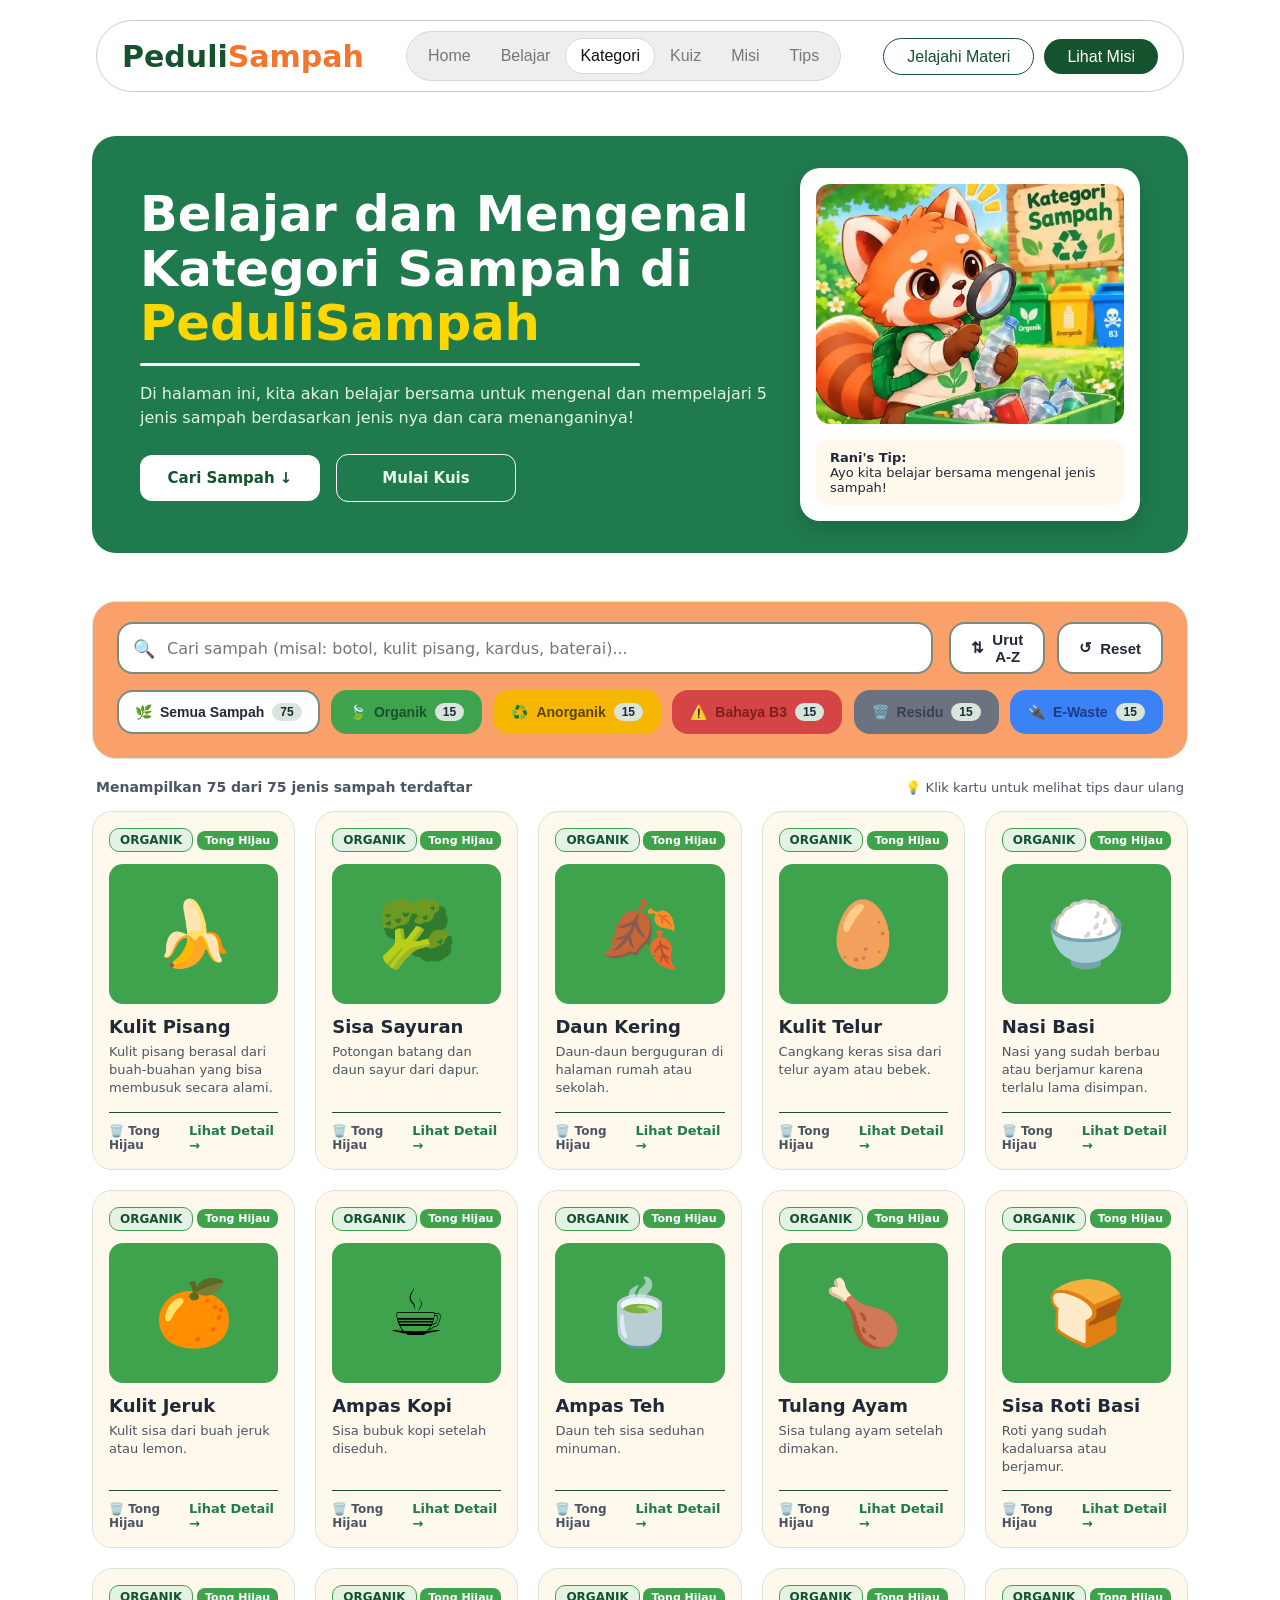
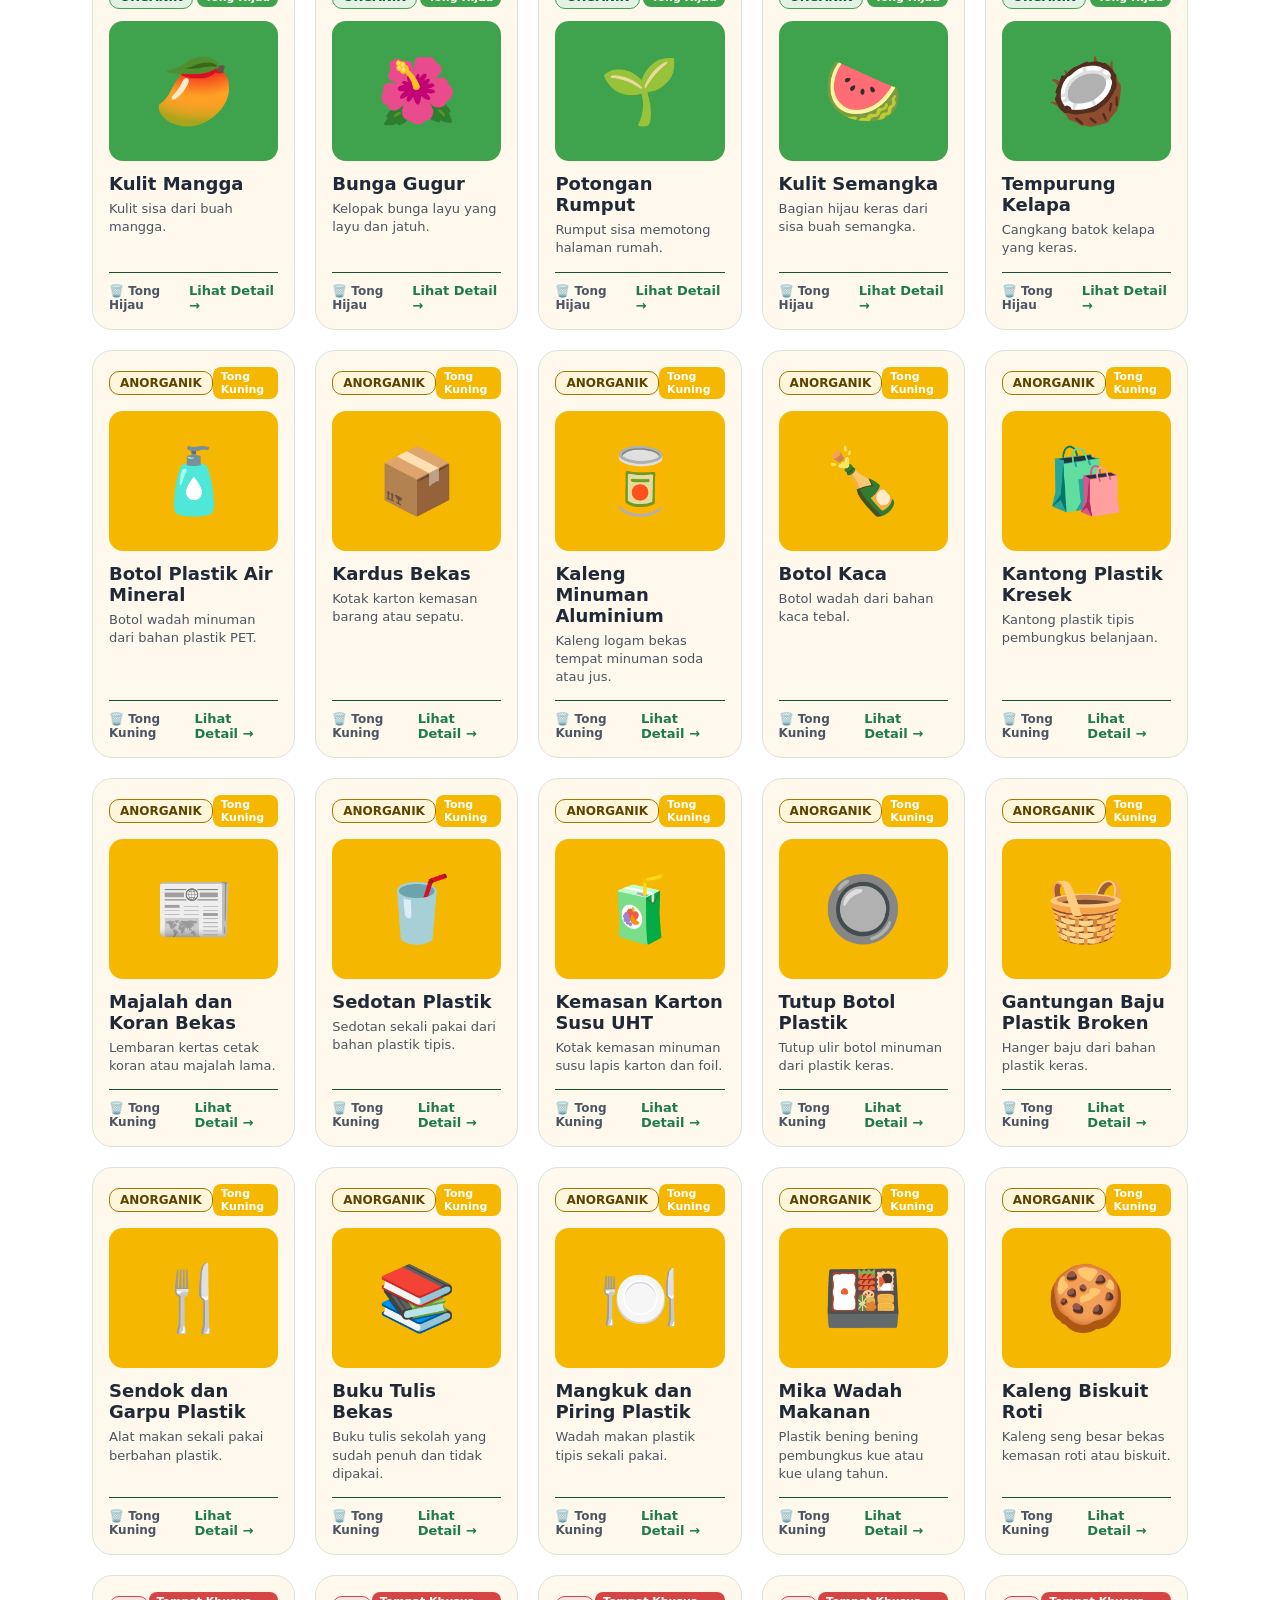
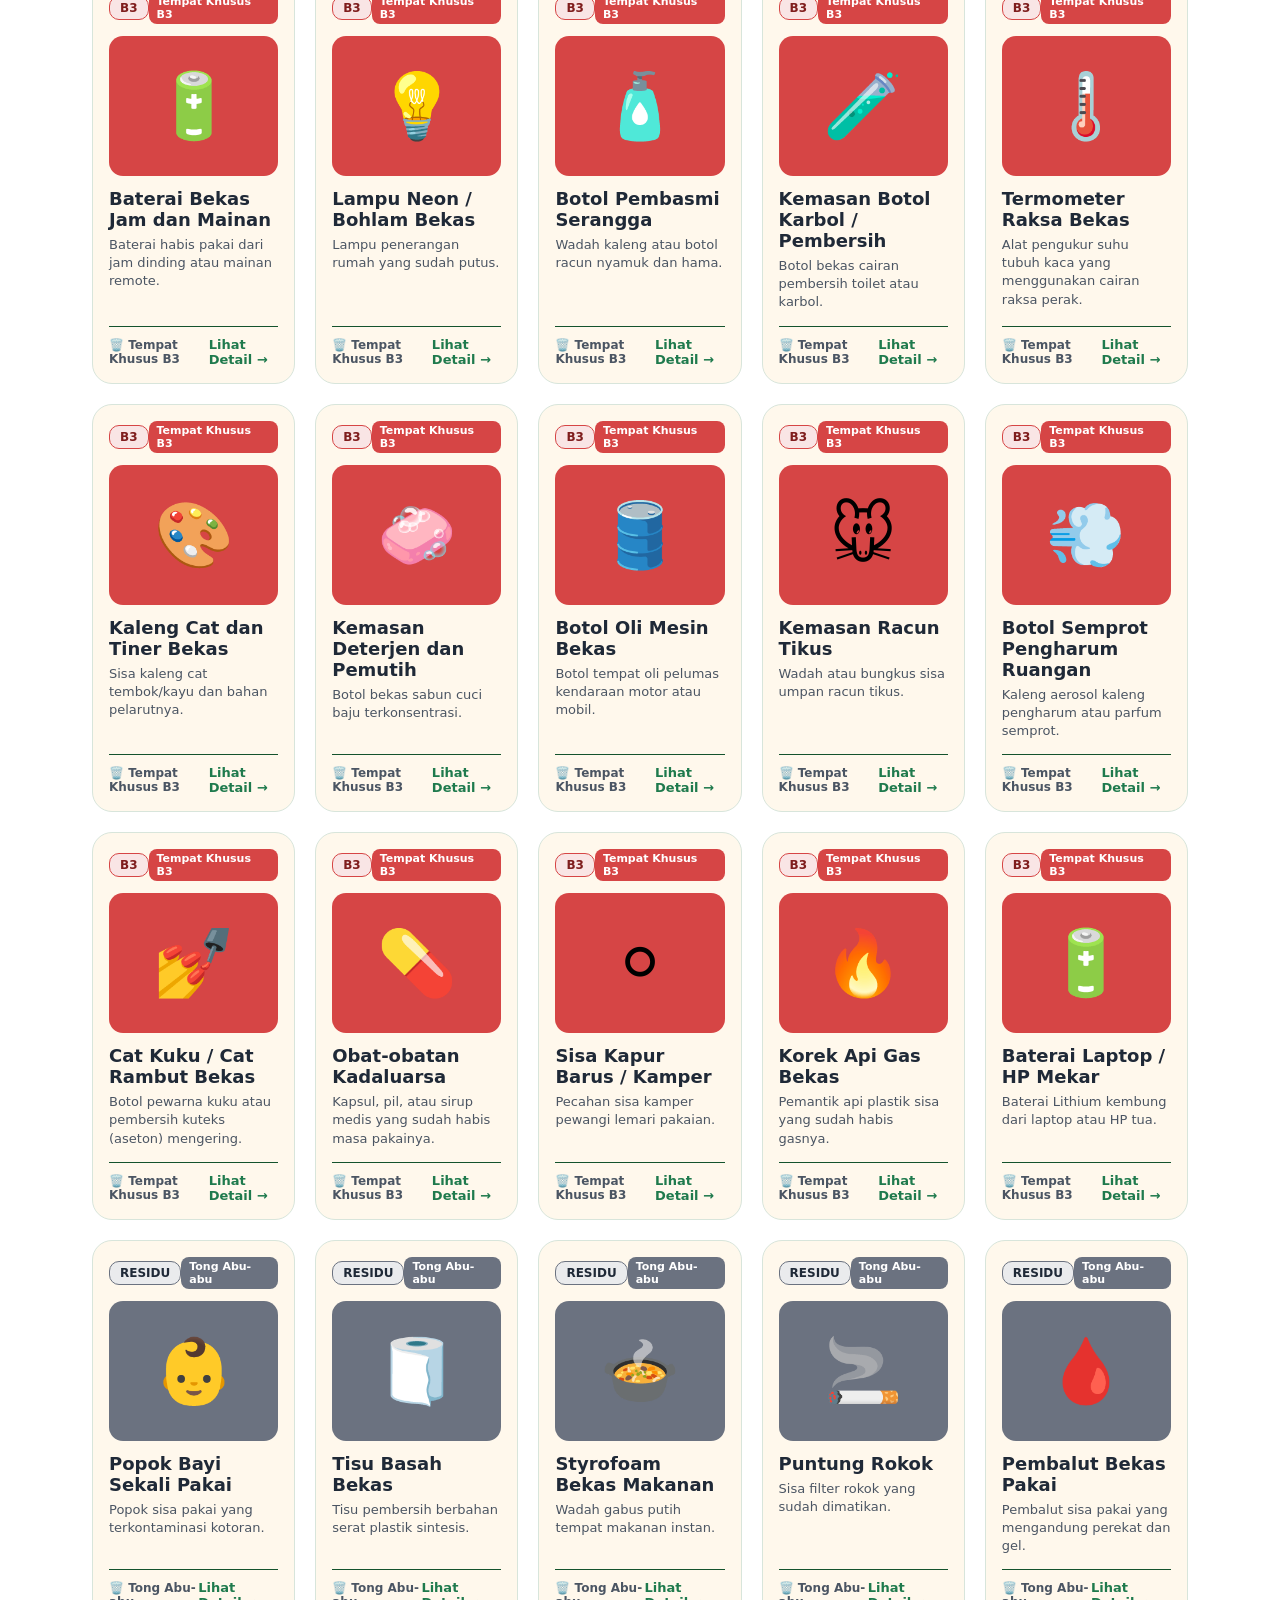
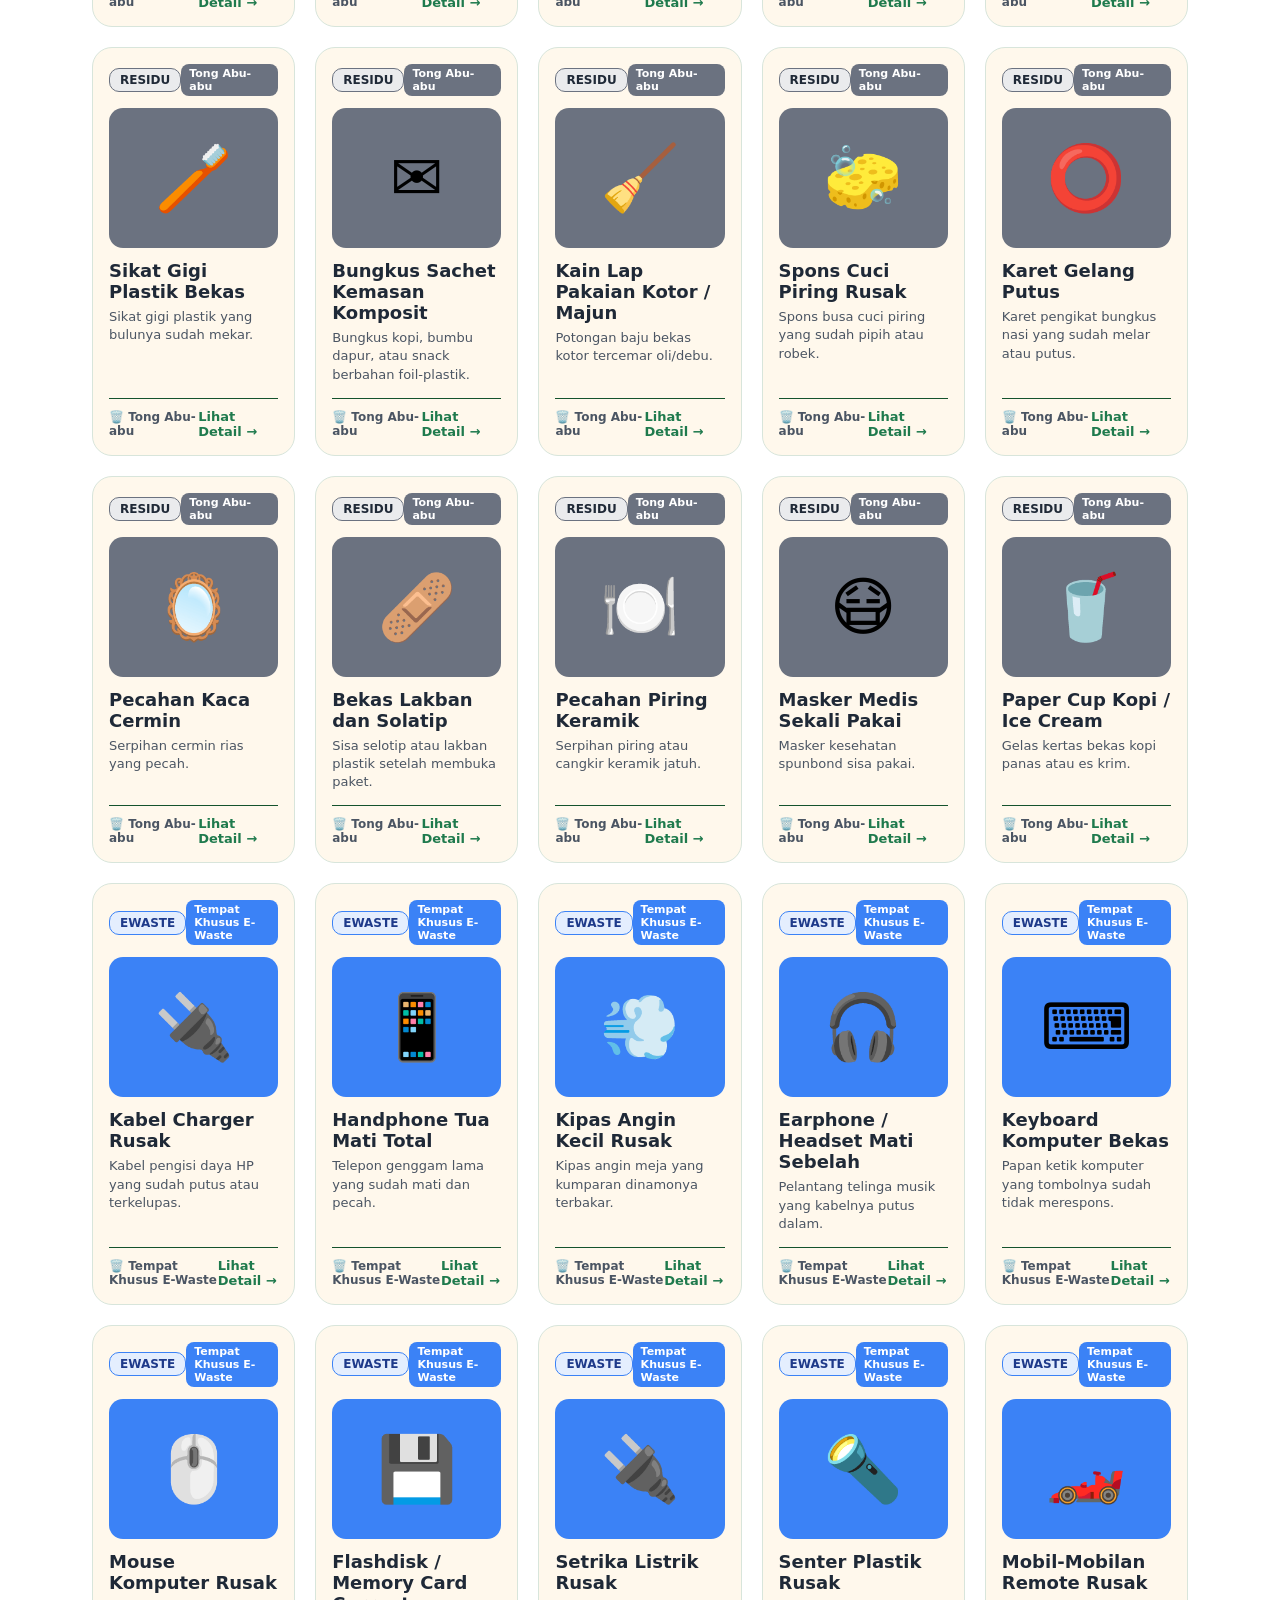
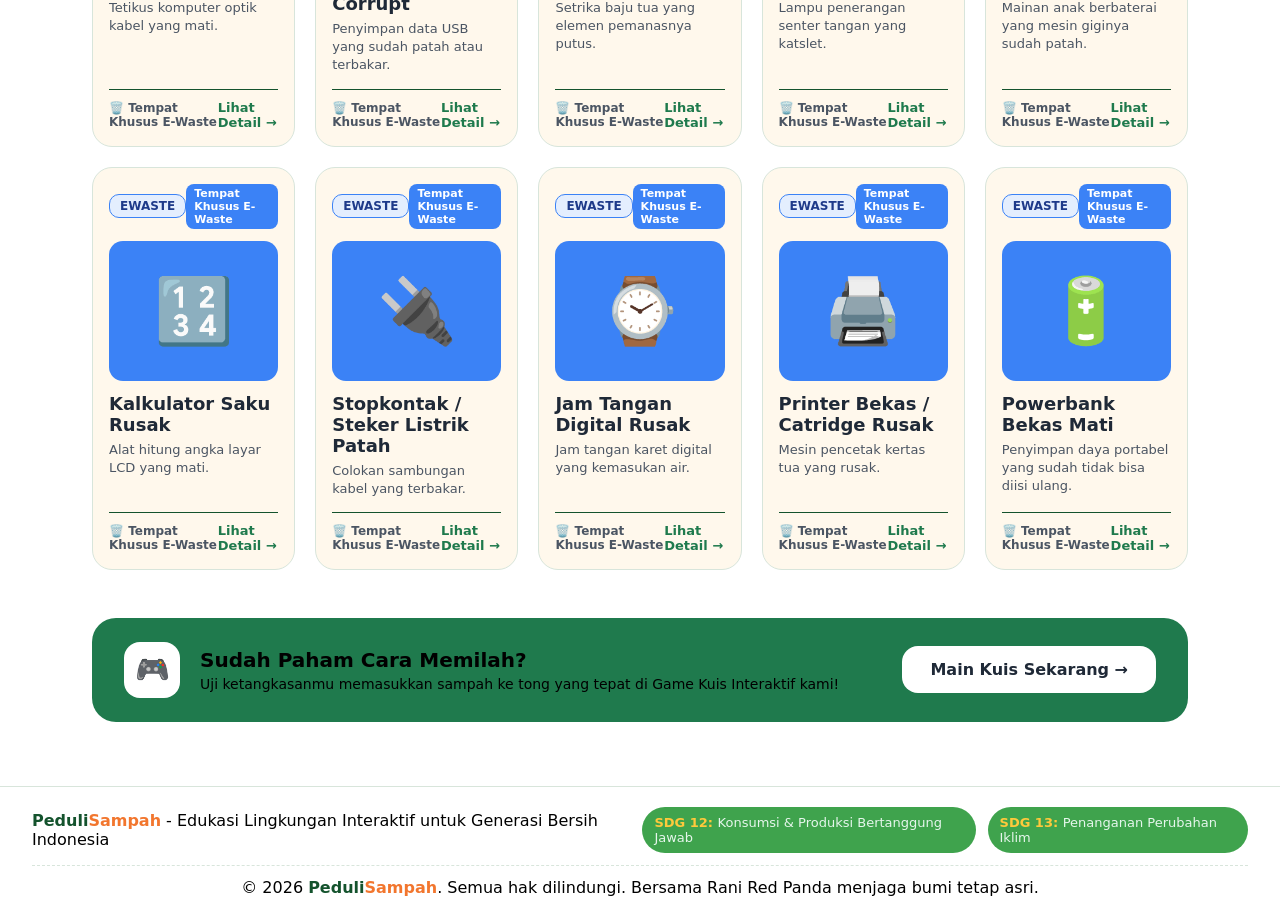
<file: katalog.html>
<!DOCTYPE html>
<html lang="en">
<head>
  <meta charset="UTF-8">
  <meta name="viewport" content="width=device-width, initial-scale=1.0">
  <title>Katalog Sampah — PeduliSampah</title>
  
    <!-- CSS Global & Khusus Katalog -->
    <link rel="stylesheet" href="CSS/katalog.css">
    <link rel="stylesheet" href="CSS/style.css">
</head>
<body>

  <!-- navbar -->
  <nav>
    <h2 class="head-nav">Peduli <span>Sampah</span></h2>
      <div class="nav-ul">
          <ul>
              <li><a class="nav-link" href="index.html">Home</a></li>
              <li><a class="nav-link" href="belajar.html">Belajar</a></li>
              <li><a class="nav-link active" href="katalog.html">Kategori</a></li>
              <li><a class="nav-link" href="kuis.html">Kuiz</a></li>
              <li><a class="nav-link" href="misi.html">Misi</a></li>
              <li><a class="nav-link" href="tips.html">Tips</a></li>
          </ul>
      </div>

      <div class="btn-nav">
          <div class="btn-nav1">
              <a href="belajar.html">Jelajahi Materi</a>
          </div>
          <div class="btn-nav2">
              <a href="misi.html">Lihat Misi</a>
          </div>
      </div>
  </nav>

  <main class="main-content">
    
    <!-- Hero Banner Katalog Sampah -->
    <section class="belajar-hero">
        <div class="hero-left">
            <h1 class="hero-title">Belajar dan Mengenal <br> Kategori Sampah di <span class="highlight-belajar">PeduliSampah</span></h1>
            <div class="line-belajar"></div>
            <p class="hero-desc">
                Di halaman ini, kita akan belajar bersama untuk mengenal dan mempelajari 5 jenis sampah berdasarkan jenis nya dan cara menanganinya!
            </p>
          
            <div class="hero-actions">
                <a href="#katalog-controls" class="btn-petualangan-belajar">Cari Sampah ↓</a>
                <a href="kuis.html" class="btn-materi-belajar">Mulai Kuis</a>
            </div>
        </div>
      
        <div class="hero-right">
            <div class="hero-card-img">
                <img src="mascotBelajar/Kategori_sampah.webp" alt="Rani membaca buku" class="mascot-img">
                <div class="mascot-tip">
                    <p><strong>Rani's Tip:</strong><br> Ayo kita belajar bersama mengenal jenis sampah!</p>
                </div>
            </div>
        </div>
    </section>

    <!-- Kontrol Pencarian, Filter & Sortir -->
    <section class="katalog-controls" id="katalog-controls">
      
      <div class="search-sort-row">
        <div class="search-box">
          <span class="search-icon">🔍</span>
          <input type="text" id="input-pencarian" placeholder="Cari sampah (misal: botol, kulit pisang, kardus, baterai)...">
          <button id="btn-clear-search" class="btn-clear" aria-label="Bersihkan pencarian" hidden>&times;</button>
        </div>

        <div class="action-buttons">
          <button id="btn-sort" class="control-btn">
            <span class="btn-icon">⇅</span> Urut A-Z
          </button>
          <button id="btn-reset" class="control-btn btn-reset">
            <span class="btn-icon">↺</span> Reset
          </button>
        </div>
      </div>

      <!-- Baris Filter Chip Kategori -->
      <div class="category-chips-row">
        
        <button class="chip-filter active" data-kategori="semua">
          <span class="chip-icon">🌿</span>
          <span class="chip-label">Semua Sampah</span>
          <span class="chip-count" id="count-semua">12</span>
        </button>

        <button class="chip-filter chip-organik" data-kategori="organik">
          <span class="chip-icon">🍃</span>
          <span class="chip-label">Organik</span>
          <span class="chip-count" id="count-organik">2</span>
        </button>

        <button class="chip-filter chip-anorganik" data-kategori="anorganik">
          <span class="chip-icon">♻️</span>
          <span class="chip-label">Anorganik</span>
          <span class="chip-count" id="count-anorganik">5</span>
        </button>

        <button class="chip-filter chip-b3" data-kategori="b3">
          <span class="chip-icon">⚠️</span>
          <span class="chip-label">Bahaya B3</span>
          <span class="chip-count" id="count-b3">2</span>
        </button>

        <button class="chip-filter chip-residu" data-kategori="residu">
          <span class="chip-icon">🗑️</span>
          <span class="chip-label">Residu</span>
          <span class="chip-count" id="count-residu">1</span>
        </button>

        <button class="chip-filter chip-ewaste" data-kategori="ewaste">
          <span class="chip-icon">🔌</span>
          <span class="chip-label">E-Waste</span>
          <span class="chip-count" id="count-ewaste">1</span>
        </button>

      </div>

    </section>

    <div class="results-info-bar">
      <p id="results-count-text" class="count-text">Menampilkan 12 jenis sampah terdaftar</p>
      <p class="hint-text">💡 Klik kartu untuk melihat tips daur ulang</p>
    </div>

    <section class="katalog-grid-container">
      <div id="katalog-grid" class="katalog-grid">
        <!-- Kartu-kartu sampah akan di-render secara dinamis dari sampah.json oleh katalog.js -->
      </div>

      <!-- State Jika Pencarian sampah Tidak Ditemukan -->
      <div id="empty-state" class="empty-state" hidden>
        <img src="mascotBelajar/Rina_bingung.webp" alt="Rani Bingung" class="empty-img">
        <h3>Hmm, Rani belum menemukan sampah itu!</h3>
        <p>Coba gunakan kata kunci lain seperti <em>"botol"</em>, <em>"baterai"</em>, atau <em>"kardus"</em>.</p>
        <button id="btn-reset-empty" class="btn-reset">Reset Pencarian</button>
      </div>
    </section>

    <!-- Banner Ajak Kuis di Bagian Bawah -->
    <section class="banner-kuis">
      <div class="banner-left">

        <div class="banner-icon-bg">
          <span class="banner-icon">🎮</span>
        </div>

        <div class="banner-text">
          <h2>Sudah Paham Cara Memilah?</h2>
          <p>Uji ketangkasanmu memasukkan sampah ke tong yang tepat di Game Kuis Interaktif kami!</p>
        </div>

      </div>

      <a href="kuis.html" class="btn btn-orange-banner">Main Kuis Sekarang &rarr;</a>
    </section>

  </main>

  <!-- Footer -->
    <footer class="footer">
        <div class="footer-content">
            <p><strong class="top-left-footer">Peduli<span>Sampah</span></strong> - Edukasi Lingkungan Interaktif untuk Generasi Bersih Indonesia</p>
            <div class="sdg-badges">
                <span class="sdg-tag"><strong class="head-sdg">SDG 12: </strong>Konsumsi & Produksi Bertanggung Jawab</span>
                <span class="sdg-tag"><strong class="head-sdg">SDG 13: </strong>Penanganan Perubahan Iklim</span>
            </div> 
        </div>

        <div class="footer-bottom">
            <p>&copy; 2026 <span class="title-footer-bottom">Peduli<span class="subtitle-footer-bottom">Sampah</span></span>. Semua hak dilindungi. Bersama Rani Red Panda menjaga bumi tetap asri.</p>
        </div>
    </footer>

  <!-- Pop-Up Modal Detail Sampah -->
  <div id="modal-detail-sampah" class="modal-overlay">
    <div class="modal-content modal-detail">
      <button id="close-modal-detail" class="btn-close" aria-label="Tutup Modal">&times;</button>
      
      <div class="modal-detail-body">
        <div class="detail-header-row">
          <div class="detail-emoji-box" id="detail-emoji">🍌</div>
          <div class="detail-title-group">
            <span id="detail-badge-kategori" class="badge-cat-modal">Organik</span>
            <h2 id="detail-nama">Kulit Pisang</h2>
          </div>
        </div>

        <div id="detail-peringatan-b3" class="warning-banner-modal" hidden>
          <span class="warning-icon">⚠️</span>
          <p id="detail-peringatan-text">Jangan disentuh langsung! Minta bantuan orang dewasa.</p>
        </div>

        <div class="detail-info-grid">
          <div class="info-item">
            <strong>Tong Sampah:</strong>
            <p id="detail-tong">Tong Hijau</p>
          </div>
          <div class="info-item">
            <strong>Waktu Terurai:</strong>
            <p id="detail-terurai">2 - 5 minggu</p>
          </div>
        </div>

        <div class="detail-section">
          <h4>Deskripsi</h4>
          <p id="detail-deskripsi">Deskripsi lengkap sampah...</p>
        </div>

        <div class="detail-section">
          <h4>Cara Menangani</h4>
          <ul id="detail-cara-tangani">
            <!-- List cara menangani -->
          </ul>
        </div>

        <div class="detail-section fun-fact-box">
          <h4>💡 Fakta Seru Rani:</h4>
          <p id="detail-fakta-seru">Fakta menarik tentang sampah ini...</p>
        </div>
      </div>
    </div>
  </div>

  <script src="JS/katalog.js"></script>
</body>
</html>
</file>
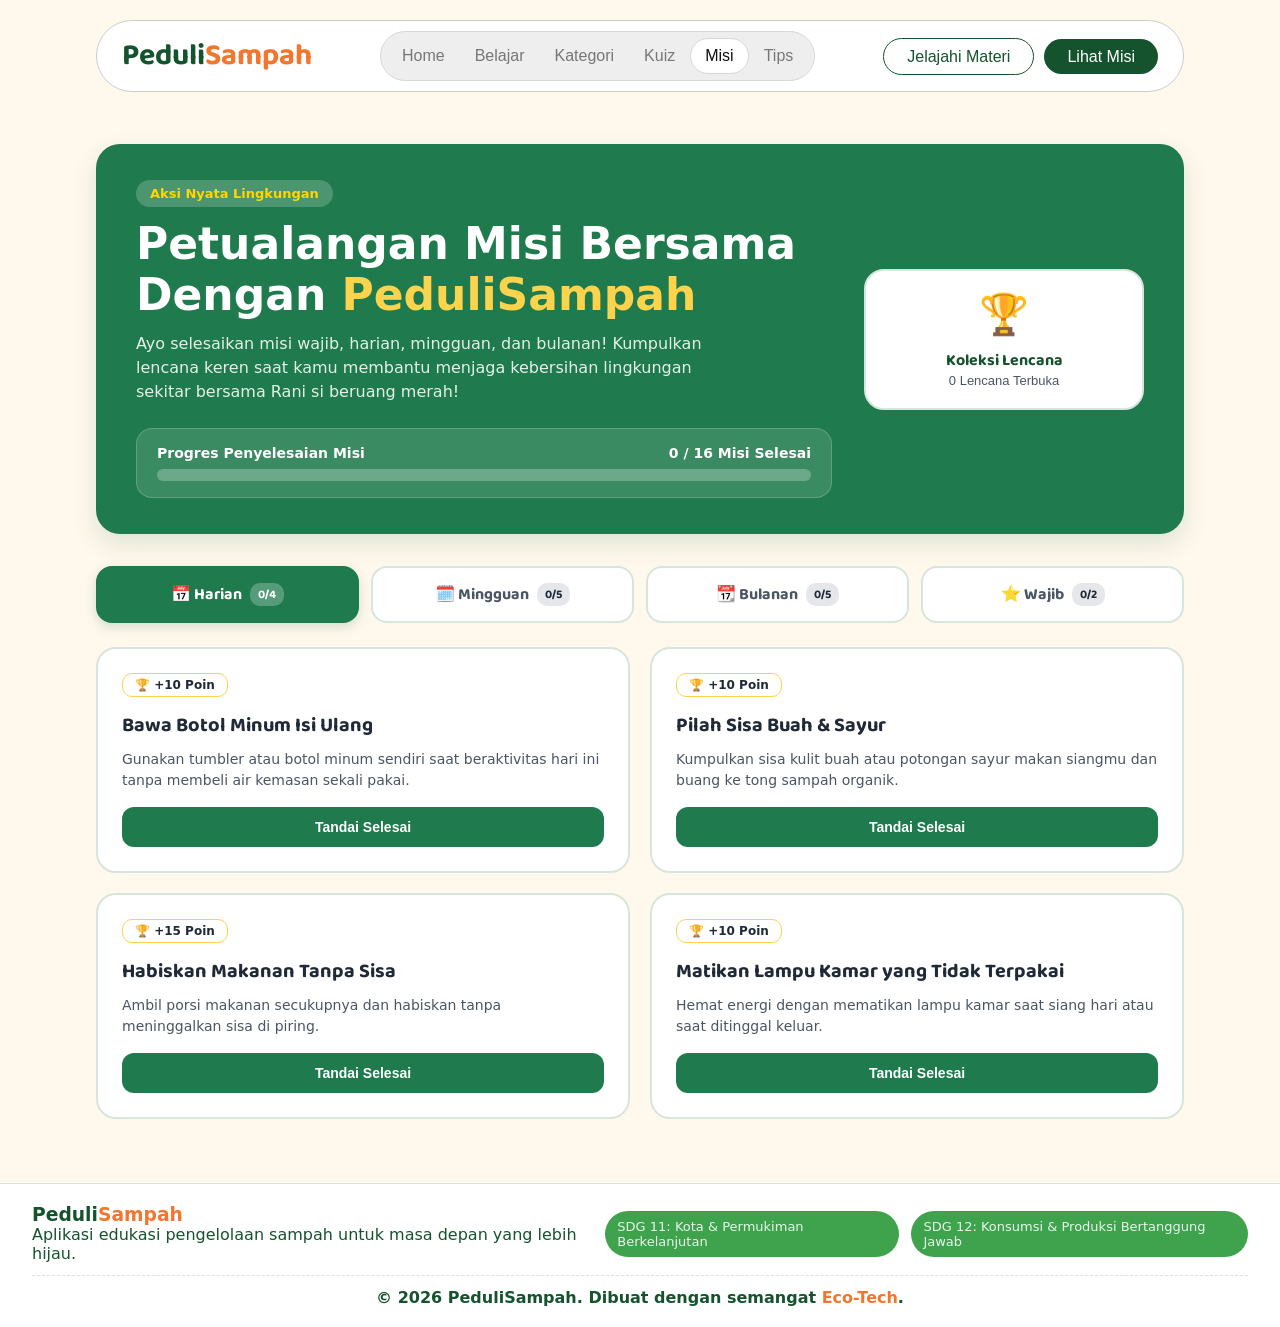
<file: misi.html>
<!DOCTYPE html>
<html lang="id">
<head>
    <meta charset="UTF-8">
    <meta name="viewport" content="width=device-width, initial-scale=1.0">
    <title>Misi Lingkungan — PeduliSampah</title>

    <!-- HyperLink Stylesheet -->
    <link rel="stylesheet" href="CSS/misi.css">
    <link rel="stylesheet" href="CSS/style.css">
    <link rel="stylesheet" href="https://fonts.googleapis.com/css2?family=Baloo+2:wght@600;700;800&family=Plus+Jakarta+Sans:wght@500;600;700&display=swap">
</head>
<body>
    <!-- navbar -->
    <nav>
        <h2 class="head-nav">Peduli <span>Sampah</span></h2>
        <div class="nav-ul">
            <ul>
                <li><a class="nav-link" href="index.html">Home</a></li>
                <li><a class="nav-link" href="belajar.html">Belajar</a></li>
                <li><a class="nav-link" href="katalog.html">Kategori</a></li>
                <li><a class="nav-link" href="kuis.html">Kuiz</a></li>
                <li><a class="nav-link active" href="misi.html">Misi</a></li>
                <li><a class="nav-link" href="tips.html">Tips</a></li>
            </ul>
        </div>

        <div class="btn-nav">
            <div class="btn-nav1">
                <a href="belajar.html">Jelajahi Materi</a>
            </div>

            <div class="btn-nav2">
                <a href="misi.html">Lihat Misi</a>
            </div>
        </div>
    </nav>

    <!-- Content -->
    <main class="main-content">

        <section class="misi-hero">
            <div class="hero-left">
                <span class="badge-tag">Aksi Nyata Lingkungan</span>
                <h1 class="hero-title">Petualangan Misi Bersama <br> Dengan <span class="highlight">PeduliSampah</span></h1>
                <p class="hero-desc">
                    Ayo selesaikan misi wajib, harian, mingguan, dan bulanan! Kumpulkan lencana keren saat kamu membantu menjaga kebersihan lingkungan sekitar bersama Rani si beruang merah!
                </p>

                <div class="hero-stats-card">
                    <div class="stat-info">
                        <span class="stat-title">Progres Penyelesaian Misi</span>
                        <span class="stat-value" id="progress-text">0 / 16 Misi Selesai</span>
                    </div>

                    <div class="progress-bar-bg">
                        <div class="progress-bar-fill" id="progress-fill" style="width: 0%;"></div>
                    </div>
                </div>
            </div>

            <div class="hero-right">
                <!-- Tombol interaktif untuk melihat semua lencana -->
                <button class="btn-showcase-badge" id="btn-open-badge-modal">
                    <div class="badge-icon-preview">🏆</div>
                    <div class="badge-btn-text">
                        <strong>Koleksi Lencana</strong>
                        <small id="badge-count-text">0 Lencana Terbuka</small>
                    </div>
                </button>
            </div>
        </section>

        <!-- Tab Kategori Misi (Menambahkan Tab Wajib agar 16 misi tampil semua) -->
        <section class="misi-controls">
            <div class="misi-tabs">
                <button class="tab-btn active" data-tab="harian">
                    📅 Harian <span class="tab-badge" id="badge-count-harian">0/4</span>
                </button>

                <button class="tab-btn" data-tab="mingguan">
                    🗓️ Mingguan <span class="tab-badge" id="badge-count-mingguan">0/5</span>
                </button>

                <button class="tab-btn" data-tab="bulanan">
                    📆 Bulanan <span class="tab-badge" id="badge-count-bulanan">0/5</span>
                </button>

                <button class="tab-btn" data-tab="wajib">
                    ⭐ Wajib <span class="tab-badge" id="badge-count-wajib">0/2</span>
                </button>
            </div>
        </section>

        <!-- Grid Card Mission -->
        <section class="misi-grid" id="misi-container">
            <!-- Mission Card otomatis dimuat oleh js dari file missions.json -->
        </section>
    </main>

    <!-- Footer Section -->
        <footer class="footer">
            <div class="footer-content">
                <div class="top-left-footer">
                    <h3 class="title-footer-bottom">Peduli<span>Sampah</span></h3>
                    <p>Aplikasi edukasi pengelolaan sampah untuk masa depan yang lebih hijau.</p>
                </div>
                
                <div class="sdg-badges">
                    <span class="sdg-tag">SDG 11: Kota & Permukiman Berkelanjutan</span>
                    <span class="sdg-tag">SDG 12: Konsumsi & Produksi Bertanggung Jawab</span>
                </div>
            </div>
            
            <div class="footer-bottom">
                <p class="title-footer-bottom">&copy; 2026 PeduliSampah. Dibuat dengan semangat <span class="subtitle-footer-bottom">Eco-Tech</span>.</p>
            </div>
        </footer>

    <!-- Modal Gallery Lencana -->
    <div class="modal-overlay" id="badge-modal">
        <div class="modal-content modal-badge">
            <button class="btn-close" id="btn-close-badge-modal">&times;</button>

            <div class="modal-header">
                <h2>🏆 Galeri Lencana Kamu</h2>
                <p>Kumpulkan semua lencana dengan menyelesaikan aksi nyata pembersihan sampah!</p>
            </div>

            <div class="badge-grid-showcase" id="badge-showcase-container">
                <!-- Daftar lencana otomatis dimuat oleh js -->
            </div>

            <div class="modal-footer-action">
                <button class="btn-back-mission" id="btn-back-mission">Kembali ke Misi</button>
            </div>
        </div>
    </div>

    <script src="JS/misi.js"></script>
</body>
</html>
</file>
<file: CSS/katalog.css>
/* 
  ==========================================
  HALAMAN KATALOG SAMPAH (katalog.css)
  ========================================== 
*/

@import url(style.css);

* {
  padding: 0;
  margin: 0;
  box-sizing: border-box;
}

body {
  background-color: var(--color-surface);
  font-family: var(--font-display);
}

nav {
    display: flex;
    justify-content: space-between;
    border: 1px solid #ccc;
    border-radius: var(--radius-full);
    padding: 10px 25px;
    position: sticky;
    top: 20px;
    z-index: 999;
    background-color: white;
    width: 85%;
    margin: 20px auto;
}

.head-nav {
    display: flex;
    align-items: center;
    font-family:var(--font-display);
    color: var(--color-forest);
    font-size: 30px;
}

.head-nav span {
    color: var( --color-orange);
}

.nav-ul {
    display: flex;
    align-items: center;
    border: 1px solid #d8d8d8;
    border-radius: 999px;
    padding: 6px;
    background: #eeeeee;

}

.nav-ul ul {
    display: flex;
    justify-content: center;
    align-items: center;
}

.nav-ul li {
    list-style: none;
}


.nav-link {
    display: inline-flex;
    justify-content: center;
    align-items: center;
    padding: 8px 14px;
    box-sizing: border-box;
    color: #777;
    text-decoration: none;
    font-family: Arial, Helvetica, sans-serif;
    border: 1px solid transparent;
    border-radius: 999px; 
}

.nav-link.active {
    color: #111;
    background-color: #fff;
    border-color: #d8d8d8;
}

.btn-nav {
    display: flex;
    justify-content: center;
    align-items: center;
    gap: 10px;
}

.btn-nav1 a,
.btn-nav2 a {
    text-decoration: none;
    font-family: Arial, Helvetica, sans-serif;
}

.btn-nav1 {
    border-radius: 999px;
    border: 1px solid var(--color-forest);
    padding: 8px 23px;
}

.btn-nav1 a {
    color: var(--color-forest);
}

.btn-nav2 {
    border-radius: 999px;
    background-color: var(--color-forest);
    padding: 8px 23px;
}

.btn-nav2 a {
    color: white;
}

.main-content {
  max-width: var(--w-content);
  margin: 0 auto;
  padding: var(--space-5, 24px) var(--space-3, 12px) var(--space-8, 64px);
  overflow-x: hidden;
}

/* Hero Banner Section */
.belajar-hero {
  background-color: var(--color-primary, #1F7A4D);
  border-radius: var(--radius-xl, 24px);
  padding: var(--space-6, 32px) var(--space-7, 48px);
  color: #ffffff;
  display: grid;
  grid-template-columns: 1fr 340px;
  gap: var(--space-6, 32px);
  align-items: center;
  margin-bottom: var(--space-7, 48px);
}

.highlight-belajar {
    color: gold;
}

.line-belajar {
  width: 100%;
  max-width: 500px;
  height: 3px;
  background-color: var(--color-surface);
  border-radius: 20px;
  margin-bottom: 16px;
}

.hero-title {
  font-family: var(--font-display, 'Baloo 2', sans-serif);
  font-size: clamp(2rem, 1.5rem + 2vw, 3.25rem);
  font-weight: 800;
  line-height: 1.1;
  margin-bottom: var(--space-3, 12px);
}

.hero-desc {
  font-size: 16px;
  line-height: 1.5;
  color: #e4f2e6;
  margin-bottom: var(--space-5, 24px);
  max-width: 65ch;
}

.hero-actions {
  display: flex;
  align-items: center;
  gap: var(--space-4, 16px);
}

.hero-card-img {
  background: #ffffff;
  border-radius: var(--radius-lg, 20px);
  padding: 16px;
  box-shadow: 0 8px 24px rgba(0, 0, 0, 0.15);
  text-align: center;
  transition: 0.3s ease;
  width: 100%;
  box-sizing: border-box;
}

.mascot-img {
  width: 100%;
  height: 240px;
  border-radius: 14px;
  object-fit: cover;
}

.mascot-tip {
  display: flex;
  align-items: flex-start;
  gap: 8px;
  background: var(--color-bg, #fff8ec);
  color: var(--color-text, #1f2937);
  padding: 10px 14px;
  border-radius: 12px;
  margin-top: 12px;
  text-align: left;
  font-size: 13px;
}

.btn-petualangan-belajar {
  background-color: var(--color-surface);
  padding: 14px 16px;
  border-radius: 12px;
  width: 100%;
  max-width: 180px;
  text-align: center;
  text-decoration: none;
  color: var(--color-text-belajar);
  font-size: 15px;
  font-weight: 600;
  transition: 0.3s ease;
  color: #14532D;
}

.btn-petualangan-belajar:hover {
    background-color: #f3f4f6;
}

.btn-materi-belajar {
  border: 1px solid var(--color-surface);
  color: var(--color-mint);
  padding: 14px 16px;
  border-radius: 12px;
  width: 100%;
  max-width: 180px;
  text-align: center;
  text-decoration: none;
  font-size: 15px;
  font-weight: 600;
  transition: 0.3s ease;
}

.btn-materi-belajar:hover {
    background-color: rgba(255, 255, 255, 0.1);
}


/* 
  ===========================================
  Katalog Controls (Pencarian & Filter Chips) 
  ===========================================
*/
.katalog-controls {
  background: var(--color-orange-active);
  border: 1px solid var(--color-border-subtle, #D8E5DB);
  border-radius: var(--radius-xl, 24px);
  padding: 20px 24px;
  margin-bottom: 20px;
  display: flex;
  flex-direction: column;
  gap: 16px;
  width: 100%;
  box-sizing: border-box;
}

.search-sort-row {
  display: flex;
  gap: 16px;
  align-items: center;
  width: 100%;
}

.search-box {
  flex-grow: 1;
  position: relative;
  display: flex;
  align-items: center;
  width: 100%;
}

.search-icon {
  position: absolute;
  left: 16px;
  font-size: 18px;
  color: #7A8B80;
}

.search-box input {
  width: 100%;
  height: 52px;
  padding: 0 44px 0 48px;
  border: 2px solid var(--color-border-strong, #7A8B80);
  border-radius: var(--radius-md, 16px);
  font-size: 16px;
  font-family: inherit;
  outline: none;
  box-sizing: border-box;
  transition: border-color 0.2s;
}

.search-box input:focus {
  border-color: var(--color-primary, #1F7A4D);
}

.btn-clear {
  position: absolute;
  right: 12px;
  background: none;
  border: none;
  font-size: 22px;
  cursor: pointer;
  color: #7A8B80;
}

.action-buttons {
  display: flex;
  gap: 12px;
}

.control-btn {
  height: 52px;
  padding: 0 20px;
  border: 2px solid var(--color-border-strong, #7A8B80);
  border-radius: var(--radius-md, 16px);
  background: #FFFFFF;
  font-weight: 700;
  font-size: 15px;
  color: var(--color-text, #1F2937);
  cursor: pointer;
  display: inline-flex;
  align-items: center;
  gap: 8px;
  transition: all 0.2s;
}

.control-btn:hover {
  background: var(--color-mint, #E6F6EC);
}

/* Category Filter Chips */
.category-chips-row {
  display: flex;
  justify-content: space-between;
  overflow-x: auto;
  padding-bottom: 4px;
  width: 100%;
  box-sizing: border-box;
}

.chip-filter {
  height: 44px;
  padding: 0 16px;
  border-radius: var(--radius-md);
  border: 2px solid var(--color-border-strong, #7A8B80);
  background: #FFFFFF;
  display: inline-flex;
  align-items: center;
  gap: 8px;
  font-weight: 700;
  font-size: 14px;
  color: var(--color-text, #1F2937);
  cursor: pointer;
  white-space: nowrap;
  transition: all 0.2s;
}

.chip-filter:hover {
  background: var(--color-mint, #E6F6EC);
}

.chip-count {
  background: #D8E5DB;
  color: var(--color-text, #1F2937);
  font-size: 12px;
  padding: 2px 8px;
  border-radius: 10px;
}

/* 
  ==================================
  WARNA CHIP PSAMPAH SESUAI KATEGORI
  ==================================
*/

/* ORGANIK */
.chip-organik { 
  background-color: var(--cat-organik); 
  border-color: #3FA34D; 
  color: #14532D; 
}

.chip-organik:hover, .chip-organik.active { 
  background: #E4F2E6; 
  border-color: #3FA34D; 
  color: #14532D; 
}

/* ANORGANIK */
.chip-anorganik { 
  background-color: var(--cat-anorganik); 
  border-color: #F5B700; 
  color: #5C4300; 
}

.chip-organik.active .chip-count { 
  background: #3FA34D; 
  color: #FFFFFF; 
}

.chip-anorganik:hover, .chip-anorganik.active { 
  background: #FEF5DB; 
  border-color: #F5B700; 
  color: #5C4300; 
}

.chip-anorganik.active .chip-count { 
  background: #F5B700; 
  color: #1F2937; 
}

/* B3 RUMAH TANGGA */
.chip-b3 { 
  background-color: var(--cat-b3); 
  border-color: #D64545; 
  color: #7F1D1D; 
}

.chip-b3:hover, .chip-b3.active { 
  background: #F9E5E5; 
  border-color: #D64545; 
  color: #7F1D1D; 
}

.chip-b3.active .chip-count {
  background: #D64545; 
  color: #FFFFFF; 
}

/* RESIDU */
.chip-residu { 
  background-color: var(--cat-residu); 
  border-color: #6B7280; 
  color: #374151; 
}

.chip-residu:hover, .chip-residu.active { 
  background: #EAEBED; 
  border-color: #6B7280; 
  color: #1F2937; 
}

.chip-residu.active .chip-count { 
  background: #6B7280; 
  color: #FFFFFF; 
}

/* E-WASTE */
.chip-ewaste { 
  background-color: var(--cat-ewaste); 
  border-color: #3B82F6; 
  color: #1E3A8A; 
}

.chip-ewaste:hover, .chip-ewaste.active { 
  background: #E4EEFE; 
  border-color: #3B82F6; 
  color: #1E3A8A; 
}

.chip-ewaste.active .chip-count { 
  background: #3B82F6; 
  color: #FFFFFF; 
}


/* Badge Pop-Up Modal Kategori */
.badge-cat-modal {
  display: inline-block;
  padding: 4px 10px;
  border-radius: 8px;
  font-size: 12px;
  font-weight: 700;
  text-transform: uppercase;
  width: fit-content;
}

.badge-cat-modal.tag-organik { 
  background: #E4F2E6; 
  color: #14532D; 
  border: 1px solid #3FA34D; 
}

.badge-cat-modal.tag-anorganik { 
  background: #FEF5DB; 
  color: #5C4300; 
  border: 1px solid #A67500; 
}

.badge-cat-modal.tag-b3 { 
  background: #F9E5E5; 
  color: #7F1D1D; 
  border: 1px solid #D64545; 
}

.badge-cat-modal.tag-residu { 
  background: #EAEBED; 
  color: #1F2937; 
  border: 1px solid #6B7280; 
}

.badge-cat-modal.tag-ewaste { 
  background: #E4EEFE; 
  color: #1E3A8A; 
  border: 1px solid #3B82F6; 
}


/* RESULS & KATALOG CARD */
.results-info-bar {
  display: flex;
  justify-content: space-between;
  align-items: center;
  margin-bottom: 16px;
  padding: 0 4px;
}

.count-text {
  font-size: 14px;
  font-weight: 700;
  color: var(--color-text-muted, #4B5563);
}

.hint-text {
  font-size: 13px;
  color: var(--color-text-muted, #4B5563);
}

.katalog-grid {
  display: grid;
  grid-template-columns: repeat(5, 1fr);
  gap: 20px;
  margin-bottom: 48px;
}

.sampah-card {
  background: var(--color-bg);
  border: 1px solid var(--color-border-subtle, #D8E5DB);
  border-radius: var(--radius-lg, 20px);
  padding: 16px;
  display: flex;
  flex-direction: column;
  position: relative;
  transition: transform 0.2s ease, box-shadow 0.2s ease;
  cursor: pointer;
}

.sampah-card:hover {
  transform: scale(1.01);
  box-shadow: var(--shadow-hover, 0 4px 12px rgba(20, 83, 45, 0.12));
}

.card-top-tags {
  display: flex;
  justify-content: space-between;
  align-items: center;
  margin-bottom: 12px;
}

.tag-kategori {
  display: inline-flex;
  align-items: center;
  gap: 4px;
  padding: 4px 10px;
  border-radius: 10px;
  font-size: 12px;
  font-weight: 700;
}

.tag-organik { 
  background: #E4F2E6; 
  color: #14532D; 
  border: 1px solid #3FA34D; 
}

.tag-anorganik { 
  background: #FEF5DB; 
  color: #5C4300; 
  border: 1px solid #A67500; 
}

.tag-b3 { 
  background: #F9E5E5; 
  color: #7F1D1D; 
  border: 1px solid #D64545; 
}

.tag-residu { 
  background: #EAEBED; 
  color: #1F2937; 
  border: 1px solid #6B7280; 
}

.tag-ewaste { 
  background: #E4EEFE; 
  color: #1E3A8A; 
  border: 1px solid #3B82F6; 
}

.tag-tong-swatch {
  font-size: 11px;
  font-weight: 700;
  padding: 3px 8px;
  border-radius: 8px;
  color: #FFFFFF;
}

.card-image-box {
  height: 140px;
  background: var(--color-bg, #FFF8EC);
  border-radius: 14px;
  display: flex;
  align-items: center;
  justify-content: center;
  margin-bottom: 12px;
  overflow: hidden;
}

.card-image-box.box-organik { background-color: #3FA34D; }
.card-image-box.box-anorganik { background-color: #F5B700; }
.card-image-box.box-b3 { background-color: #D64545; }
.card-image-box.box-residu { background-color: #6B7280; }
.card-image-box.box-ewaste { background-color: #3B82F6; }

.card-emoji {
  font-size: 64px;
  line-height: 1;
}

.card-title {
  font-family: var(--font-display, 'Baloo 2', sans-serif);
  font-size: 18px;
  font-weight: 700;
  color: var(--color-text, #1F2937);
  margin-bottom: 6px;
}

.card-desc {
  font-size: 13px;
  color: var(--color-text-muted, #4B5563);
  line-height: 1.4;
  margin-bottom: 14px;
  flex-grow: 1;
}

.card-footer-info {
  display: flex;
  justify-content: space-between;
  align-items: center;
  padding-top: 10px;
  border-top: 1px solid var(--color-focus);
}

.tong-name {
  font-size: 12px;
  font-weight: 700;
  color: var(--color-text-muted, #4B5563);
}

.btn-detail-link {
  font-size: 13px;
  font-weight: 700;
  color: var(--color-primary, #1F7A4D);
}


/* Empty State */
.empty-state {
  background: #FFFFFF;
  border: 1px solid var(--color-border-subtle, #D8E5DB);
  border-radius: 28px;
  padding: 48px 32px;
  text-align: center;
  box-shadow: 0 10px 30px rgba(20, 83, 45, 0.08);
  display: flex;
  flex-direction: column;
  align-items: center;
  justify-content: center;
  max-width: 620px;
  margin: 0 auto;
  margin-bottom: 20px;
}

.empty-img {
  width: 130px;
  height: 130px;
  object-fit: contain;
  background: #FFF8EC;
  border: 2px solid #F3E5D8;
  border-radius: 24px;
  padding: 12px;
  margin-bottom: 20px;
  box-shadow: 0 4px 12px rgba(0, 0, 0, 0.04);
}

.empty-state h3 {
  font-family: var(--font-display, 'Baloo 2', sans-serif);
  font-size: 24px;
  font-weight: 800;
  color: var(--color-text, #1F2937);
  margin-bottom: 8px;
}

.empty-state p {
  font-size: 15px;
  color: var(--color-text-muted, #4B5563);
  margin-bottom: 24px;
  line-height: 1.5;
}

.empty-state button, .empty-state .btn {
  background-color: var(--color-primary, #1F7A4D);
  color: #FFFFFF;
  font-family: var(--font-display, 'Baloo 2', sans-serif);
  font-size: 15px;
  font-weight: 700;
  padding: 12px 28px;
  border-radius: 14px;
  border: none;
  cursor: pointer;
  transition: all 0.2s ease;
  box-shadow: 0 4px 14px rgba(31, 122, 77, 0.25);
}

.empty-state button:hover, .empty-state .btn:hover {
  background-color: #14532D;
  transform: translateY(-2px);
  box-shadow: 0 6px 18px rgba(31, 122, 77, 0.35);
}


/* Banner Kuis */
.banner-kuis {
  background-color: var(--color-primary);
  border-radius: 24px;
  padding: 24px 32px;
  display: flex;
  justify-content: space-between;
  align-items: center;
}

.banner-left {
  display: flex;
  align-items: center;
  gap: 20px;
}

.banner-icon-bg {
  width: 56px;
  height: 56px;
  background: var(--color-surface);
  border-radius: 16px;
  display: flex;
  align-items: center;
  justify-content: center;
  font-size: 28px;
}

.banner-text h2 {
  font-family: var(--font-display, 'Baloo 2', sans-serif);
  font-size: 20px;
  color: var(--color-primary-text);
  margin-bottom: 4px;
}

.banner-text p {
  font-size: 14px;
  color: var(--color-primary-text);
}

.btn-orange-banner {
  background: var(--color-surface);
  color: #1F2937;
  font-weight: 800;
  padding: 14px 28px;
  border-radius: 16px;
  text-decoration: none;
  white-space: nowrap;
  transition: transform 0.2s;
}

.btn-orange-banner:hover {
  transform: scale(1.03);
}


/* 
  ============================
  Pop-Up Modal Detail Sampah 
  ============================
*/
.modal-overlay {
  position: fixed;
  inset: 0;
  background-color: rgba(20, 83, 45, 0.6);
  backdrop-filter: blur(4px);
  display: flex;
  align-items: center;
  justify-content: center;
  opacity: 0;
  visibility: hidden;
  transition: all 0.3s ease;
  z-index: 9999;
  padding: 16px;
  box-sizing: border-box;
}

.modal-overlay.active {
  opacity: 1;
  visibility: visible;
}

.modal-content.modal-detail {
  background: #FFFFFF;
  padding: 24px;
  border-radius: 24px;
  width: 90%;
  max-width: 580px;
  max-height: 85vh;
  overflow-y: auto;
  position: relative;
  transform: translateY(-20px);
  transition: transform 0.3s ease;
  box-shadow: 0 20px 48px rgba(20, 83, 45, 0.25);
  border: 1px solid #D8E5DB;
  box-sizing: border-box;
}

.modal-content.modal-detail .btn-close {
  position: absolute;
  top: 16px;
  right: 16px;
  font-size: 20px;
  border: none;
  background: #F3F4F6;
  color: #4B5563;
  cursor: pointer;
  width: 32px;
  height: 32px;
  display: flex;
  align-items: center;
  justify-content: center;
  border-radius: 50%;
  transition: all 0.2s;
  z-index: 10;
}

.modal-content.modal-detail .btn-close:hover {
  background: #E5E7EB;
  color: #1F2937;
}

.detail-header-row {
  display: flex;
  gap: 14px;
  align-items: flex-start;
  margin-bottom: 20px;
  padding-right: 32px;
}

.detail-emoji-box {
  width: 60px;
  height: 60px;
  background: #FFF8EC;
  border: 2px solid #D8E5DB;
  border-radius: 16px;
  display: flex;
  align-items: center;
  justify-content: center;
  font-size: 32px;
  flex-shrink: 0;
}

.detail-title-group {
  display: flex;
  flex-direction: column;
  gap: 6px;
}

.badge-cat-modal {
  display: inline-block;
  padding: 3px 10px;
  border-radius: 6px;
  font-size: 11px;
  font-weight: 700;
  text-transform: uppercase;
  width: fit-content;
  background: #E4F2E6;
  color: #14532D;
  border: 1px solid #3FA34D;
}

.detail-title-group h2 {
  font-family: var(--font-display, 'Baloo 2', sans-serif);
  font-size: 20px;
  font-weight: 800;
  color: var(--color-text, #1F2937);
  line-height: 1.25;
  margin: 0;
}

.warning-banner-modal {
  background: #FDECEC;
  border: 1px solid #D64545;
  color: #7F1D1D;
  padding: 14px 16px;
  border-radius: 14px;
  display: flex;
  gap: 12px;
  align-items: center;
  margin-bottom: 20px;
  font-size: 14px;
  font-weight: 700;
}

.warning-icon {
  font-size: 18px;
}

.warning-banner-modal {
  padding: 14px 16px;
  border-radius: 14px;
  display: flex;
  gap: 12px;
  align-items: center;
  margin-bottom: 20px;
  font-size: 14px;
  font-weight: 700;
}

.warning-banner-modal.level-bahaya {
  background: #FDECEC;
  border: 1px solid #D64545;
  color: #7F1D1D;
}

.warning-banner-modal.level-hati-hati {
  background: #FFF4CC;
  border: 1px solid #A67500;
  color: #5C4300;
}

.warning-icon {
  font-size: 20px;
}

.detail-info-grid {
  display: grid;
  grid-template-columns: 1fr 1fr;
  gap: 16px;
  margin-bottom: 20px;
  background: #F8FAF9;
  padding: 16px;
  border-radius: 16px;
  border: 1px solid #E5EFE8;
}

.info-item strong {
  display: block;
  font-size: 13px;
  color: #6B7280;
  margin-bottom: 4px;
}

.info-item p {
  font-size: 16px;
  font-weight: 700;
  color: #1F2937;
  margin: 0;
}

.detail-section {
  margin-bottom: 18px;
}

.detail-section h4 {
  font-family: var(--font-display, 'Baloo 2', sans-serif);
  font-size: 16px;
  font-weight: 700;
  color: #14532D;
  margin-bottom: 6px;
}

.detail-section p {
  font-size: 15px;
  color: #4B5563;
  line-height: 1.5;
  margin: 0;
}

.detail-section ul {
  margin: 0;
  padding-left: 20px;
}

.detail-section li {
  font-size: 14.5px;
  color: #4B5563;
  line-height: 1.5;
  margin-bottom: 4px;
}

.fun-fact-box {
  background: #E6F6EC;
  border: 1px solid #B8E6C4;
  padding: 16px;
  border-radius: 16px;
  margin-top: 20px;
}

.fun-fact-box h4 {
  color: #14532D;
  margin-bottom: 4px;
}

.fun-fact-box p {
  color: #1F7A4D;
  font-weight: 600;
}

/* HIDE EMPTY STATE (kalau di search tidak ada kategori sampah) */
[hidden] {
  display: none !important;
}


/* 
  ====================
  FOOTER DESIGN STYLE
  ====================
*/
.footer {
  padding: 20px 32px;
  background-color: var(--color-surface);
  border-top: 1px solid var(--color-border-subtle, #d8e5db);
}

.footer-content {
  display: flex;
  justify-content: space-between;
  align-items: center;
  margin-bottom: 12px;
}

.top-left-footer {
  color: var(--color-forest);
}

.top-left-footer span {
  color: var(--color-orange);
}

.head-sdg {
  color: var(--color-yellow);
}

.sdg-badges {
  display: flex;
  gap: 12px;
}

.sdg-tag {
  padding: 8px 12px;
  border-radius: var(--radius-full);
  background-color: var(--color-leaf);
  color: var(--color-mint);
  font-size: 13px;
}

.footer-bottom {
  text-align: center;
  border-top: 1px dashed var(--color-border-subtle, #d8e5db);
  padding-top: 12px;
}

.title-footer-bottom {
  color: var(--color-forest);
  font-weight: 600;
}

.title-footer-bottom .subtitle-footer-bottom {
  color: var(--color-orange);
}


/* 
  ==========================================
  RESPONSIVE DESIGN (Mobile & Tablet)
  ========================================== 
*/

/* Tablet & iPad (<= 1024px) */
@media (max-width: 1024px) {
  .main-content {
    padding: 20px 16px;
  }

  .belajar-hero {
    grid-template-columns: 1fr;
    padding: 28px;
    text-align: center;
  }

  .line-belajar {
    margin: 0 auto 16px;
  }

  .hero-desc {
    margin: 0 auto 24px;
  }

  .hero-actions {
    justify-content: center;
  }

  .hero-right {
    max-width: 360px;
    margin: 0 auto;
    width: 100%;
  }

  .katalog-grid {
    grid-template-columns: repeat(3, 1fr);
  }
}

/* Mobile Medium / Smartphone (<= 768px) */
@media (max-width: 768px) {
   nav {
        width: 90%;
        box-sizing: border-box;
        padding: 15px 18px;
        border-radius: var(--radius-lg);
        display: flex;
        flex-wrap: wrap;
        align-items: center;
        gap: 10px;
    }

    .head-nav {
        font-size: clamp(18px, 5vw, 22px);
    }

    .nav-ul {
        order: 3;
        width: 100%;
        overflow-x: auto;
        justify-content: flex-start;
        padding: 5px;
        box-sizing: border-box;
    }

    .nav-ul ul {
        width: max-content;
        display: flex;
        flex-wrap: nowrap;
        justify-content: center;
        align-items: center;
        gap: 4px;
        padding: 0;
        margin: 0;
    }
    
    .nav-link {
        padding: 8px 10px;
        font-size: 13px;
        white-space: nowrap;
        flex-shrink: 0;
    }

    .btn-nav {
        margin-left: auto;
        gap: 6px;
    }

    .btn-nav1,
    .btn-nav2 {
        padding: 7px 10px;
        white-space: nowrap;
    }

    .btn-nav1 a,
    .btn-nav2 a {
        font-size: 11px;
    }


  .belajar-hero {
    grid-template-columns: 1fr;
    padding: 20px 16px;
    gap: 20px;
    text-align: center;
  }

  .hero-left {
    width: 100%;
  }

  .hero-title {
    font-size: 1.75rem;
  }

  .hero-desc {
    font-size: 14px;
  }

  .hero-actions {
    flex-direction: column;
    width: 100%;
    gap: 12px;
    padding: 0 6px;
    box-sizing: border-box;
  }

  .btn-petualangan-belajar,
  .btn-materi-belajar {
    width: 100%;
    max-width: 100%;
    box-sizing: border-box;
  }

  .hero-right {
    width: 100%;
    max-width: 100%;
  }

  .hero-card-img {
    width: 100%;
    box-sizing: border-box;
  }

  /* Katalog Controls & Grid */
  .katalog-controls {
    padding: 16px;
  }

  .search-sort-row {
    flex-direction: column;
    gap: 12px;
  }

  .search-box {
    width: 100%;
  }

  .action-buttons {
    width: 100%;
    display: flex;
    gap: 10px;
  }

  .control-btn {
    flex: 1;
    justify-content: center;
    height: 48px;
    font-size: 14px;
    padding: 0 12px;
  }

  .category-chips-row {
    display: grid;
    grid-template-columns: repeat(2, 1fr);
    gap: 10px;
    overflow-x: visible;
    padding-bottom: 0;
    width: 100%;
    box-sizing: border-box;
  }

  .chip-filter {
    height: 48px;
    width: 100%;
    padding: 0 10px;
    border-radius: var(--radius-md, 14px);
    border: 2px solid var(--color-border-strong, #7A8B80);
    background: #FFFFFF;
    display: flex;
    justify-content: space-between;
    align-items: center;
    font-weight: 700;
    font-size: 13px;
    color: var(--color-text, #1F2937);
    cursor: pointer;
    box-sizing: border-box;
    transition: all 0.2s;
  }

  .katalog-grid {
    grid-template-columns: repeat(2, 1fr);
    gap: 12px;
  }

  .banner-kuis {
    flex-direction: column;
    gap: 16px;
    text-align: center;
    padding: 20px;
  }

  .banner-left {
    flex-direction: column;
    gap: 12px;
  }

  .footer-content {
    flex-direction: column;
    text-align: center;
    gap: 16px;
  }

  .sdg-badges {
    flex-direction: column;
    align-items: center;
  }
}

/* Mobile Small (<= 480px) */
@media (max-width: 480px) {
  nav {
    padding: 12px 8px;
  }

  .nav-link {
    font-size: 13px;
  }

  .nav-ul ul {
    gap: 6px;
  }

  .btn-nav1 a, .btn-nav2 a {
    font-size: 14px;
    padding: 8px 12px;
  }

  .hero-title {
    font-size: 1.5rem;
  }

  .katalog-grid {
    grid-template-columns: 1fr;
  }
}
</file>
<file: CSS/style.css>
/* 
================
VARIABELS ROOT
================
*/

:root {
  /* — Hijau (merek dan aksi) — */
    --color-forest: #14532D;          /* judul, sidebar, penekanan */
    --color-primary: #1F7A4D;         /* tombol utama, tautan, tab aktif ghost */
    --color-primary-hover: #186540;
    --color-primary-active: #134D32;
    --color-leaf: #3FA34D;            /* isi bilah kemajuan, ilustrasi */
    --color-mint: #E6F6EC;            /* latar lembut, hover permukaan */
    --color-mint-hover: #D3EEDB;

  /* — Latar dan permukaan — */
    --color-bg: #FFF8EC;              /* Cream: latar halaman */
    --color-surface: #FFFFFF;         /* kartu, kolom isian, balon ucapan */

  /* — Hangat (maskot dan penghargaan) — */
    --color-orange: #F2762E;          /* CTA sekunder; teks di atasnya: --color-text */
    --color-orange-hover: #F58A47;
    --color-orange-active: #F9A06B;
    --color-yellow: #FFC93C;          /* bintang, poin; teks di atasnya: --color-text */
    --color-yellow-hover: #FFD45C;

  /* — Dekoratif saja — */
    --color-teal: #2BB3C0;            /* ornamen sirkuit-daun; DILARANG untuk teks */

  /* — Teks — */
    --color-text: #1F2937;            /* Ink */
    --color-text-muted: #4B5563;
    --color-text-on-primary: #FFFFFF;
    --color-text-on-dark: #FFF8EC;    /* di atas forest (sidebar) */
    --color-placeholder: #5F6B64;

    /* — Garis — */
    --color-border-subtle: #D8E5DB;   /* hanya dekoratif (pemisah, tepi kartu) */
    --color-border-strong: #7A8B80;   /* kolom isian, chip, kontrol (≥ 3:1) */
    --color-focus: #14532D;           /* cincin fokus pada latar terang */
    --color-focus-on-dark: #FFC93C;   /* cincin fokus pada sidebar forest */

    /* — Status — */
    --color-success-bg: #E6F6EC;  --color-success-border: #1F7A4D;  --color-success-ink: #14532D;
    --color-retry-bg:   #FFEFD9;  --color-retry-border:   #A94A08;  --color-retry-ink:   #7C2D12;
    --color-warning-bg: #FFF4CC;  --color-warning-border: #A67500;  --color-warning-ink: #5C4300;
    --color-danger-bg:  #FDECEC;  --color-danger-border:  #D64545;  --color-danger-ink:  #7F1D1D;

    /* — Kategori sampah (wajib konsisten) — */
    --cat-organik:        #3FA34D;  --cat-organik-tint:   #E4F2E6;  --cat-organik-strong:   #3FA34D;
    --cat-anorganik:      #F5B700;  --cat-anorganik-tint: #FEF5DB;  --cat-anorganik-strong: #A67500;
    --cat-b3:             #D64545;  --cat-b3-tint:        #F9E5E5;  --cat-b3-strong:        #D64545;
    --cat-residu:         #6B7280;  --cat-residu-tint:    #EAEBED;  --cat-residu-strong:    #6B7280;
    --cat-ewaste:         #3B82F6;  --cat-ewaste-tint:    #E4EEFE;  --cat-ewaste-strong:    #3B82F6;

    /* — Tipografi & Font — */
    --font-display: 'Baloo 2', 'Nunito', system-ui, sans-serif;
    --font-body: 'Nunito', system-ui, -apple-system, 'Segoe UI', Roboto, sans-serif;
    --font-emoji: 'Apple Color Emoji', 'Segoe UI Emoji', 'Noto Color Emoji', sans-serif;

    /* — Jarak (skala 4/8 px) — */
    --space-1: 4px;  --space-2: 8px;  --space-3: 12px; --space-4: 16px;
    --space-5: 24px; --space-6: 32px; --space-7: 48px; --space-8: 64px; --space-9: 96px;

    /* — Radius — */
    --radius-sm: 10px;    /* badge */
    --radius-md: 16px;    /* tombol, kolom isian, ubin emoji */
    --radius-lg: 20px;    /* kartu */
    --radius-xl: 24px;    /* dialog, panel besar, drawer */
    --radius-full: 999px; /* HANYA chip filter */

    /* — Bayangan: hanya hover dan overlay — */
    --shadow-hover:   0 4px 12px rgba(20, 83, 45, 0.12);
    --shadow-overlay: 0 12px 32px rgba(20, 83, 45, 0.20);

    /* — Lapisan (z-index) — */
    --z-header: 40; 
    --z-overlay: 50; 
    --z-drawer: 60; 
    --z-dialog: 70;

    /* — Lebar — */
    --w-content: 1120px;  /* area konten maksimum */
    --w-reading: 720px;   /* kolom baca: detail, kuis, misi, panduan */
    --w-dialog: 440px;
    --w-sidebar: 264px;
    --h-header: 56px;
}

html {
  scroll-behavior: smooth;
  scroll-padding-top: 100px;
}
</file>
<file: CSS/misi.css>
/* 
    ====================================================
    Design Missions Page
    ==================================================== 
*/

:root {
    --color-primary: #1F7A4D;
    --color-forest: #14532D;
    --color-mint: #E6F6EC;
    --color-mint-hover: #D0F0DD;
    --color-surface: #FFF8EC;
    --color-bg: #F4F7F4;
    --color-text: #1F2937;
    --color-text-muted: #4B5563;
    --color-border: #D8E5DB;
    --color-orange: #F59E0B;
    --color-yellow-badge: #FCD34D;
    --font-display: 'Baloo 2', cursive, sans-serif;
    --font-body: 'Plus Jakarta Sans', sans-serif;
    --w-content: 1200px;
}

* {
    padding: 0;
    margin: 0;
    box-sizing: border-box;
}

body {
    background-color: var(--color-bg);
    font-family: var(--font-body);
    color: var(--color-text);
    margin: 0;
    padding: 0;
}

nav {
    display: flex;
    justify-content: space-between;
    border: 1px solid #ccc;
    border-radius: var(--radius-full);
    padding: 10px 25px;
    position: sticky;
    top: 20px;
    z-index: 999;
    background-color: white;
    width: 85%;
    margin: 20px auto;
}

.head-nav {
    display: flex;
    align-items: center;
    font-family:var(--font-display);
    color: var(--color-forest);
    font-size: 30px;
}

.head-nav span {
    color: var( --color-orange);
}

.nav-ul {
    display: flex;
    align-items: center;
    border: 1px solid #d8d8d8;
    border-radius: 999px;
    padding: 6px;
    background: #eeeeee;

}

.nav-ul ul {
    display: flex;
    justify-content: center;
    align-items: center;
}

.nav-ul li {
    list-style: none;
}


.nav-link {
    display: inline-flex;
    justify-content: center;
    align-items: center;
    padding: 8px 14px;
    box-sizing: border-box;
    color: #777;
    text-decoration: none;
    font-family: Arial, Helvetica, sans-serif;
    border: 1px solid transparent;
    border-radius: 999px; 
}

.nav-link.active {
    color: #111;
    background-color: #fff;
    border-color: #d8d8d8;
}

.btn-nav {
    display: flex;
    justify-content: center;
    align-items: center;
    gap: 10px;
}

.btn-nav1 a,
.btn-nav2 a {
    text-decoration: none;
    font-family: Arial, Helvetica, sans-serif;
}

.btn-nav1 {
    border-radius: 999px;
    border: 1px solid var(--color-forest);
    padding: 8px 23px;
}

.btn-nav1 a {
    color: var(--color-forest);
}

.btn-nav2 {
    border-radius: 999px;
    background-color: var(--color-forest);
    padding: 8px 23px;
}

.btn-nav2 a {
    color: white;
}


/* 
    ====================================================
    MAIN CONTENT STYLES
    ==================================================== 
*/

.main-content {
    max-width: var(--w-content);
    margin: 0 auto;
    padding: 32px 16px 64px;
}

/* Hero Section */
.misi-hero {
    background-color: var(--color-primary);
    border-radius: 24px;
    padding: 36px 40px;
    color: #ffffff;
    display: grid;
    grid-template-columns: 1fr 280px;
    gap: 32px;
    align-items: center;
    margin-bottom: 32px;
    box-shadow: 0 10px 25px rgba(31, 122, 77, 0.15);
}   

.badge-tag {
    background: rgba(255, 255, 255, 0.2);
    color: gold;
    padding: 6px 14px;
    border-radius: 20px;
    font-size: 13px;
    font-weight: 700;
    display: inline-block;
    margin-bottom: 12px;
}

.hero-title {
    font-size: clamp(2rem, 1.5rem + 2vw, 2.75rem);
    font-weight: 800;
    line-height: 1.15;
    margin: 0 0 12px 0;
}

.hero-title .highlight {
    color: var(--color-yellow-badge);
}

.hero-desc {
    font-size: 16px;
    line-height: 1.5;
    color: #E4F2E6;
    margin-bottom: 24px;
    max-width: 58ch;
}

.hero-stats-card {
    background: rgba(255, 255, 255, 0.12);
    border: 1px solid rgba(255, 255, 255, 0.2);
    border-radius: 16px;
    padding: 16px 20px;
}

.stat-info {
    display: flex;
    justify-content: space-between;
    font-size: 14px;
    font-weight: 700;
    margin-bottom: 8px;
}

.progress-bar-bg {
    height: 12px;
    background: rgba(255, 255, 255, 0.25);
    border-radius: 10px;
    overflow: hidden; 
}

.progress-bar-fill {
    height: 100%;
    background: var(--color-yellow-badge);
    border-radius: 10px;
    transition: width 0.4s ease;
}

/* Tombol Showcase Lencana di Hero */
.btn-showcase-badge {
    background: #ffffff;
    border: 2px solid var(--color-border);
    border-radius: 20px;
    padding: 20px;
    width: 100%;
    cursor: pointer;
    display: flex;
    flex-direction: column;
    align-items: center;
    gap: 10px;
    text-align: center;
    transition: transform 0.2s, box-shadow 0.2s;
}

.btn-showcase-badge:hover {
    transform: translateY(-3px);
    box-shadow: 0 8px 20px rgba(0, 0, 0, 0.12);
}

.badge-icon-preview {
    font-size: 40px;  
}

.badge-btn-text strong {
    display: block;
    font-size: 16px;
    color: var(--color-forest);
    font-family: var(--font-display);
}

.badge-btn-text small {
    font-size: 13px;
    color: var(--color-text-muted);
}

/* Tab Controls Missions */
.misi-controls {
    margin-bottom: 24px;  
}

.misi-tabs {
    display: flex;
    gap: 12px;
}

.tab-btn {
    flex: 1;
    padding: 14px 20px;
    border-radius: 16px;
    border: 2px solid var(--color-border);
    background: #ffffff;
    font-family: var(--font-display);
    font-size: 16px;
    font-weight: 700;
    color: var(--color-text-muted);
    cursor: pointer;
    display: flex;
    align-items: center;
    justify-content: center;
    gap: 8px;
    transition: all 0.2s;
}

.tab-btn.active {
    background: var(--color-primary);
    color: #ffffff;
    border-color: var(--color-primary);
    box-shadow: 0 4px 12px rgba(31, 122, 77, 0.2);
}

.tab-badge {
    background: #E5E7EB;
    color: var(--color-text);
    font-size: 12px;
    padding: 2px 8px;
    border-radius: 10px;
}

.tab-btn.active .tab-badge {
    background: rgba(255, 255, 255, 0.25);
    color: #ffffff;
}

/* Grid Card Mission */
.misi-grid {
    display: grid;
    grid-template-columns: repeat(2, 1fr);
    gap: 20px;
}

.misi-card {
    background: #ffffff;
    border: 2px solid var(--color-border);
    border-radius: 20px;
    padding: 24px;
    display: flex;
    flex-direction: column;
    justify-content: space-between;
    transition: transform 0.2s, border-color 0.2s;
}

.misi-card:hover {
    border-color: #A3C1B4;
}

.misi-card.completed {
    background: #F0FDF4;
    border-color: #86EFAC;
}

.card-top {
    margin-bottom: 16px;
}

.badge-reward-tag {
    display: inline-block;
    background: var(--color-surface);
    border: 1px solid var(--color-yellow-badge);
    padding: 4px 12px;
    border-radius: 10px;
    font-size: 12px;
    font-weight: 700;
    color: var(--color-text);
    margin-bottom: 12px;
}

.misi-card h3 {
    font-family: var(--font-display);
    font-size: 20px;
    margin: 0 0 8px 0;
    color: var(--color-text);
}

.misi-card p {
    font-size: 14px;
    color: var(--color-text-muted);
    line-height: 1.5;
    margin: 0;
}

.btn-complete {
    width: 100%;
    padding: 12px;
    border-radius: 12px;
    border: none;
    background: var(--color-primary);
    color: #ffffff;
    font-weight: 700;
    font-size: 14px;
    cursor: pointer;
    transition: background 0.2s;
}

.btn-complete:hover {
    background: var(--color-forest);
}

.btn-complete.done {
    background: #10B981;
    cursor: default;
}


/* 
    ======================================================
    MODAL GALERI LENCANA (Tanpa Scrollbar + Tombol Hijau)
    ====================================================== 
*/

.modal-overlay {
    position: fixed;
    inset: 0;
    background: rgba(20, 83, 45, 0.55);
    backdrop-filter: blur(4px);
    display: flex;
    align-items: center;
    justify-content: center;
    opacity: 0;
    visibility: hidden;
    transition: all 0.3s ease;
    z-index: 9999;
    padding: 16px;
}

.modal-overlay.active {
    opacity: 1;
    visibility: visible;
}

.modal-content.modal-badge {
    background: #ffffff;
    border-radius: 24px;
    padding: 32px 28px 28px;
    width: 100%;
    max-width: 680px;
    max-height: 85vh;
    position: relative;
    overflow-y: auto;
    scrollbar-width: none;
    -ms-overflow-style: none;
}

.modal-content.modal-badge::-webkit-scrollbar {
    display: none;
}

.btn-close {
    position: absolute;
    top: 18px;
    right: 18px;
    font-size: 22px;
    border: none;
    background: #F3F4F6;
    width: 36px;
    height: 36px;
    border-radius: 50%;
    cursor: pointer;
    display: flex;
    align-items: center;
    justify-content: center;
    transition: background 0.2s;
}

.btn-close:hover {
    background: #E5E7EB;
}

.modal-header h2 {
    font-family: var(--font-display);
    font-size: 24px;
    margin: 0 0 6px 0;
    color: var(--color-forest);
}

.modal-header p {
    font-size: 14px;
    color: var(--color-text-muted);
    margin: 0 0 24px 0;
}

.badge-grid-showcase {
    display: grid;
    grid-template-columns: repeat(3, 1fr);
    gap: 16px;
    margin-bottom: 24px;
}

.badge-item {
    background: var(--color-bg);
    border: 2px dashed #CBD5E1;
    border-radius: 16px;
    padding: 16px;
    text-align: center;
    opacity: 0.45;
    filter: grayscale(100%);
    transition: all 0.2s;
}

.badge-item.unlocked {
    background: #F0FDF4;
    border: 2px solid #86EFAC;
    opacity: 1;
    filter: grayscale(0%);
}

.badge-item-icon {
    font-size: 36px;
    margin-bottom: 6px;
}

.badge-item-title {
    font-size: 12px;
    font-weight: 700;
    color: var(--color-text);
}

.modal-footer-action {
    margin-top: 16px;
}

.btn-back-mission {
    background-color: var(--color-primary);
    color: #ffffff;
    border: none;
    width: 100%;
    padding: 14px;
    border-radius: 16px;
    font-family: var(--font-display);
    font-size: 16px;
    font-weight: 700;
    cursor: pointer;
    transition: background 0.2s, transform 0.1s;
    box-shadow: 0 4px 12px rgba(31, 122, 77, 0.25);
}

.btn-back-mission:hover {
    background-color: var(--color-forest);
}

.btn-back-mission:active {
    transform: scale(0.98);
}


/* 
    ====================================================
    FOOTER STYLES
    ==================================================== 
*/

.footer {
  padding: 20px 32px;
  background-color: var(--color-surface);
  border-top: 1px solid var(--color-border-subtle, #d8e5db);
}

.footer-content {
  display: flex;
  justify-content: space-between;
  align-items: center;
  margin-bottom: 12px;
}

.top-left-footer {
  color: var(--color-forest);
}

.top-left-footer span {
  color: var(--color-orange);
}

.head-sdg {
  color: var(--color-yellow);
}

.sdg-badges {
  display: flex;
  gap: 12px;
}

.sdg-tag {
  padding: 8px 12px;
  border-radius: var(--radius-full);
  background-color: var(--color-leaf);
  color: var(--color-mint);
  font-size: 13px;
}

.footer-bottom {
  text-align: center;
  border-top: 1px dashed var(--color-border-subtle, #d8e5db);
  padding-top: 12px;
}

.title-footer-bottom {
  color: var(--color-forest);
  font-weight: 600;
}

.title-footer-bottom .subtitle-footer-bottom {
  color: var(--color-orange);
}


/* 
    ====================================================
    RESPONSIVE MEDIA QUERIES
    ==================================================== 
*/
@media (max-width: 1024px) {
    .main-content {
        padding: 24px 20px 48px;
    }

    .misi-hero {
        padding: 30px;
        gap: 24px;
    }
}

@media (max-width: 768px) {
     nav {
        width: 90%;
        box-sizing: border-box;
        padding: 15px 18px;
        border-radius: var(--radius-lg);
        display: flex;
        flex-wrap: wrap;
        align-items: center;
        gap: 10px;
    }

    .head-nav {
        font-size: clamp(18px, 5vw, 22px);
    }

    .nav-ul {
        order: 3;
        width: 100%;
        overflow-x: auto;
        justify-content: flex-start;
        padding: 5px;
        box-sizing: border-box;
    }

    .nav-ul ul {
        width: max-content;
        display: flex;
        flex-wrap: nowrap;
        justify-content: center;
        align-items: center;
        gap: 4px;
        padding: 0;
        margin: 0;
    }
    
    .nav-link {
        padding: 8px 10px;
        font-size: 13px;
        white-space: nowrap;
        flex-shrink: 0;
    }

    .btn-nav {
        margin-left: auto;
        gap: 6px;
    }

    .btn-nav1,
    .btn-nav2 {
        padding: 7px 10px;
        white-space: nowrap;
    }

    .btn-nav1 a,
    .btn-nav2 a {
        font-size: 11px;
    }

    .misi-hero {
        grid-template-columns: 1fr;
        padding: 24px 20px;
    }

    .misi-tabs {
        flex-direction: column;
    }

    .misi-grid {
        grid-template-columns: 1fr;
    }

    .badge-grid-showcase {
        grid-template-columns: repeat(2, 1fr);
    }

    .footer-content {
        flex-direction: column;
        text-align: center;
        gap: 20px;
    }

    .sdg-badges {
        flex-direction: column;
        width: 100%;
        align-items: center;
    }
}

@media (max-width: 480px) {
    nav {
        padding: 12px 8px;
    }

    .nav-link {
        font-size: 13px;
    }

    .nav-ul ul {
        gap: 6px;
    }

    .btn-nav1 a, .btn-nav2 a {
        font-size: 14px;
        padding: 8px 12px;
    }

    .hero-title {
        font-size: 1.75rem;
    }

    .hero-desc {
        font-size: 14px;
    }

    .modal-content.modal-badge {
        padding: 20px 16px;
        max-height: 90vh;
    }

    .badge-grid-showcase {
        grid-template-columns: repeat(2, 1fr);
        gap: 10px;
    }

    .badge-item {
        padding: 12px 8px;
    }

    .badge-item-icon {
        font-size: 28px;
    }

    .badge-item-title {
        font-size: 11px;
    }
}
</file>
